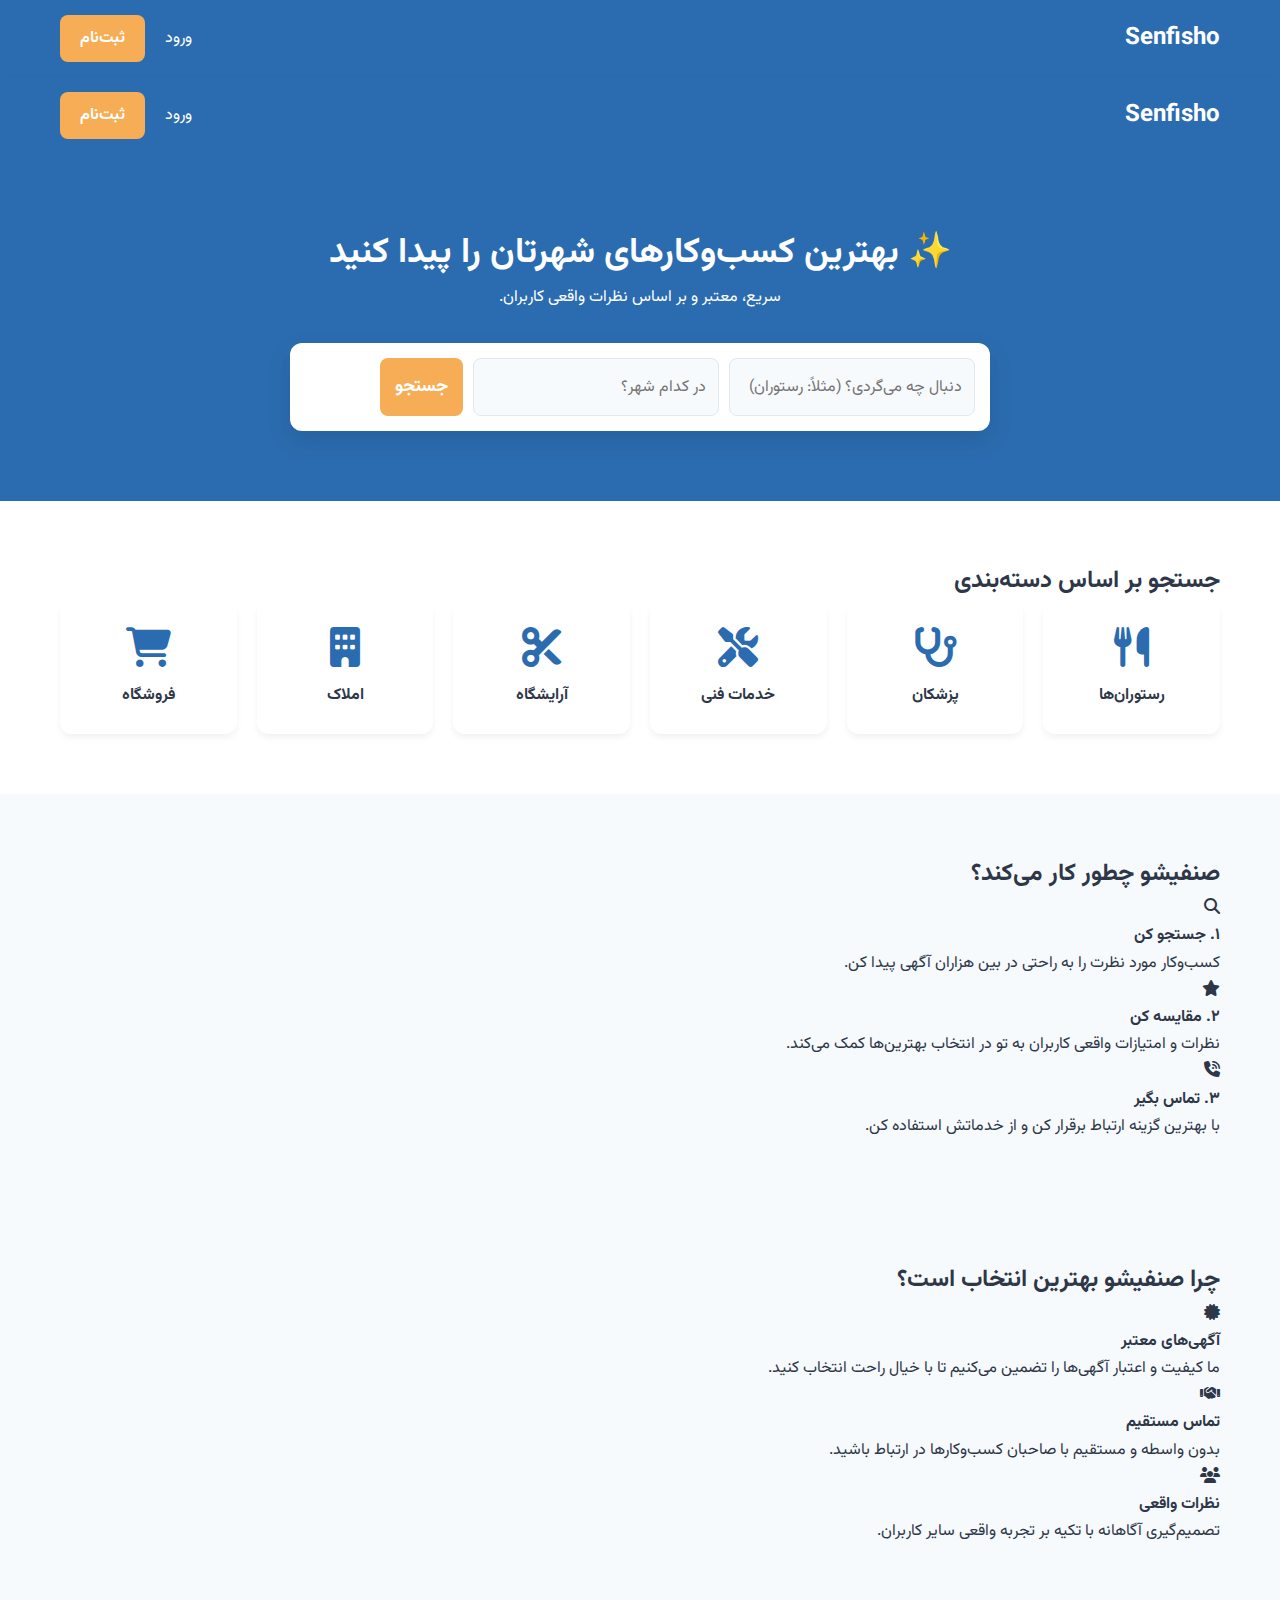
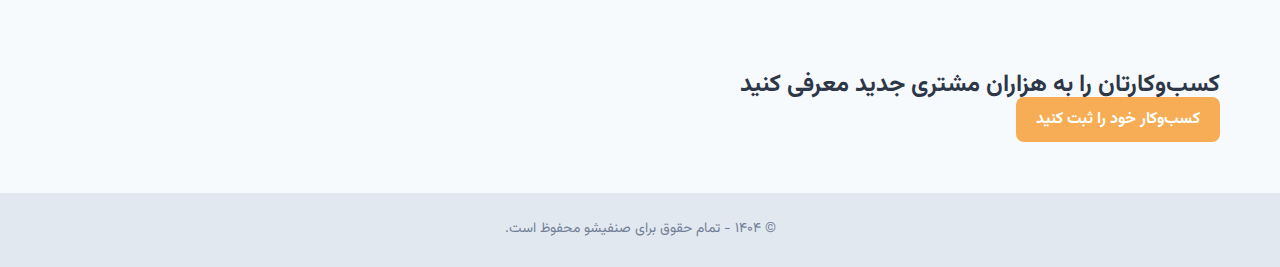
<file: index.html>
<!DOCTYPE html>
<html lang="fa" dir="rtl">
<head>
    <meta charset="UTF-8">
    <meta name="viewport" content="width=device-width, initial-scale=1.0">
    <title>صنفیشو - طرح اولیه</title>
    <link rel="stylesheet" href="style.css">
    <link rel="stylesheet" href="https://cdnjs.cloudflare.com/ajax/libs/font-awesome/6.5.1/css/all.min.css">
</head>
<body>

    <header class="main-header">
        <div class="container">
            <a href="index.html" class="logo">Senfisho</a>
            <nav class="main-nav">
                <a href="#" class="nav-link">ورود</a>
                <a href="#" class="nav-button">ثبت‌نام</a>
            </nav>
        </div>
    </header>
<header class="main-header">
    <div class="container">
        <a href="../index.html" class="logo">Senfisho</a>
        <nav class="main-nav">
            <a href="#" class="nav-link">ورود</a>
            <a href="#" class="nav-button">ثبت‌نام</a>
        </nav>
        <button class="hamburger-menu">
            <span></span>
            <span></span>
            <span></span>
        </button>
    </div>
</header>
    <main>
        <section class="hero-section">
            <div class="container">
                <h1><span role="img" aria-label="sparkles">✨</span> بهترین کسب‌وکارهای شهرتان را پیدا کنید</h1>
                <p>سریع، معتبر و بر اساس نظرات واقعی کاربران.</p>
                <div class="search-box">
                    <div class="search-field">
                        <input type="text" placeholder="دنبال چه می‌گردی؟ (مثلاً: رستوران)">
                    </div>
                    <div class="search-field">
                        <input type="text" placeholder="در کدام شهر؟">
                    </div>
                    <button class="search-button">جستجو</button>
                </div>
            </div>
        </section>

        <section class="categories-section">
            <div class="container">
                <h2>جستجو بر اساس دسته‌بندی</h2>
                <div class="category-grid">
                    <a href="ads/index.html" class="category-item"><i class="fa fa-utensils"></i><span>رستوران‌ها</span></a>
                    <a href="ads/index.html" class="category-item"><i class="fa fa-stethoscope"></i><span>پزشکان</span></a>
                    <a href="ads/index.html" class="category-item"><i class="fa fa-tools"></i><span>خدمات فنی</span></a>
                    <a href="ads/index.html" class="category-item"><i class="fa fa-cut"></i><span>آرایشگاه</span></a>
                    <a href="ads/index.html" class="category-item"><i class="fa fa-building"></i><span>املاک</span></a>
                    <a href="ads/index.html" class="category-item"><i class="fa fa-shopping-cart"></i><span>فروشگاه</span></a>
                </div>
            </div>
        </section>
        
        <section class="how-it-works-section">
            <div class="container">
                <h2>صنفیشو چطور کار می‌کند؟</h2>
                <div class="grid-3-col">
                    <div class="grid-item">
                        <i class="fa fa-search"></i>
                        <h4>۱. جستجو کن</h4>
                        <p>کسب‌وکار مورد نظرت را به راحتی در بین هزاران آگهی پیدا کن.</p>
                    </div>
                    <div class="grid-item">
                        <i class="fa fa-star"></i>
                        <h4>۲. مقایسه کن</h4>
                        <p>نظرات و امتیازات واقعی کاربران به تو در انتخاب بهترین‌ها کمک می‌کند.</p>
                    </div>
                    <div class="grid-item">
                        <i class="fa fa-phone-volume"></i>
                        <h4>۳. تماس بگیر</h4>
                        <p>با بهترین گزینه ارتباط برقرار کن و از خدماتش استفاده کن.</p>
                    </div>
                </div>
            </div>
        </section>

        <section class="value-props-section">
            <div class="container">
                <h2>چرا صنفیشو بهترین انتخاب است؟</h2>
                <div class="grid-3-col">
                    <div class="grid-item">
                        <i class="fa fa-certificate"></i>
                        <h4>آگهی‌های معتبر</h4>
                        <p>ما کیفیت و اعتبار آگهی‌ها را تضمین می‌کنیم تا با خیال راحت انتخاب کنید.</p>
                    </div>
                    <div class="grid-item">
                        <i class="fa fa-handshake"></i>
                        <h4>تماس مستقیم</h4>
                        <p>بدون واسطه و مستقیم با صاحبان کسب‌وکارها در ارتباط باشید.</p>
                    </div>
                    <div class="grid-item">
                        <i class="fa fa-users"></i>
                        <h4>نظرات واقعی</h4>
                        <p>تصمیم‌گیری آگاهانه با تکیه بر تجربه واقعی سایر کاربران.</p>
                    </div>
                </div>
            </div>
        </section>

        <section class="business-cta">
            <div class="container">
                <h2>کسب‌وکارتان را به هزاران مشتری جدید معرفی کنید</h2>
                <a href="#" class="nav-button">کسب‌وکار خود را ثبت کنید</a>
            </div>
        </section>
    </main>

    <footer class="main-footer">
        <div class="container">
            <p>&copy; ۱۴۰۴ - تمام حقوق برای صنفیشو محفوظ است.</p>
        </div>
    </footer>

</body>
</html>
</file>
<file: style.css>
/* --- Google Font (Vazirmatn) --- */
@import url('https://fonts.googleapis.com/css2?family=Vazirmatn:wght@400;500;700&display=swap');

/* --- General Styles & Variables --- */
:root {
    --primary-blue: #2B6CB0;
    --action-orange: #F6AD55;
    --dark-text: #2D3748;
    --light-gray: #E2E8F0;
    --white: #FFFFFF;
    --body-bg: #f7fafc;
}

* {
    margin: 0;
    padding: 0;
    box-sizing: border-box;
}

body {
    font-family: 'Vazirmatn', sans-serif;
    background-color: var(--body-bg);
    color: var(--dark-text);
    line-height: 1.7;
}

.container {
    max-width: 1200px;
    margin: 0 auto;
    padding: 0 20px;
}

section {
    padding: 60px 0;
}

h1, h2, h3 {
    font-weight: 700;
}

/* --- Header --- */
.main-header {
    background-color: var(--primary-blue);
    padding: 15px 0;
    color: var(--white);
    box-shadow: 0 2px 4px rgba(0,0,0,0.1);
}
.main-header .container { display: flex; justify-content: space-between; align-items: center; }
.logo { font-size: 24px; font-weight: bold; color: var(--white); text-decoration: none; }
.main-nav { display: flex; align-items: center; gap: 20px; }
.nav-link { color: var(--white); text-decoration: none; font-size: 16px; }
.nav-button { background-color: var(--action-orange); color: var(--white); text-decoration: none; padding: 10px 20px; border-radius: 8px; font-size: 16px; font-weight: bold; }

/* --- Homepage Specific Sections --- */
.hero-section { background-color: var(--primary-blue); color: var(--white); text-align: center; padding: 70px 20px; }
.hero-section h1 { font-size: 2.2rem; }
.hero-section .search-box { background: var(--white); border-radius: 12px; padding: 15px; max-width: 700px; margin: 2rem auto 0 auto; box-shadow: 0 10px 25px rgba(0, 0, 0, 0.1); display: flex; flex-direction: column; gap: 10px; }
.hero-section .search-field { display: flex; align-items: center; border: 1px solid var(--light-gray); border-radius: 8px; padding: 12px; background: #f7fafc; }
.hero-section .search-field input { border: none; outline: none; width: 100%; font-size: 16px; font-family: 'Vazirmatn', sans-serif; background: none; text-align: right; }
.hero-section .search-button { background-color: var(--action-orange); color: var(--white); border: none; padding: 15px; border-radius: 8px; font-size: 18px; font-weight: bold; cursor: pointer; font-family: 'Vazirmatn', sans-serif; }

.categories-section { background-color: var(--white); }
.category-grid { display: grid; grid-template-columns: repeat(auto-fit, minmax(120px, 1fr)); gap: 20px; text-align: center; }
.category-item { background: var(--white); padding: 25px 15px; border-radius: 12px; box-shadow: 0 4px 6px rgba(0,0,0,0.05); cursor: pointer; text-decoration: none; color: inherit; }
.category-item i { font-size: 2.5rem; color: var(--primary-blue); margin-bottom: 15px; }
.category-item span { display: block; font-weight: bold; font-size: 1rem; }

/* --- Ad Listing Page (ads/index.html) --- */
.listing-page { background-color: var(--white); }
.page-header { text-align: center; margin-bottom: 40px; }
.page-header h1 { font-size: 2rem; }
.page-header .search-term { color: var(--primary-blue); }
.page-header p { color: #718096; }

.filter-bar { display: flex; justify-content: center; gap: 10px; margin-bottom: 40px; }
.filter-btn { background: none; border: 1px solid var(--light-gray); padding: 8px 16px; border-radius: 20px; font-family: 'Vazirmatn', sans-serif; font-size: 0.9rem; cursor: pointer; }
.filter-btn.active { background-color: var(--primary-blue); color: var(--white); border-color: var(--primary-blue); }

.ad-list { display: grid; grid-template-columns: repeat(auto-fit, minmax(300px, 1fr)); gap: 30px; }
.ad-card { background: var(--white); border-radius: 12px; box-shadow: 0 4px 15px rgba(0,0,0,0.08); overflow: hidden; text-decoration: none; color: var(--dark-text); display: flex; flex-direction: column; }
.ad-card img { width: 100%; height: 180px; object-fit: cover; }
.ad-card-content { padding: 20px; display: flex; flex-direction: column; flex-grow: 1; }
.ad-card h3 { font-size: 1.3rem; margin-bottom: 5px; }
.category-tag { background-color: var(--light-gray); color: #718096; font-size: 0.8rem; padding: 2px 8px; border-radius: 12px; display: inline-block; margin-bottom: 10px; }
.rating { display: flex; align-items: center; gap: 8px; margin-bottom: 10px; font-size: 0.9rem; }
.stars { color: var(--action-orange); }
.address { color: #718096; font-size: 0.9rem; margin-top: auto; }
.address i { margin-left: 5px; }

.pagination { display: flex; justify-content: center; gap: 10px; margin-top: 60px; }
.page-link { padding: 8px 14px; border: 1px solid var(--light-gray); border-radius: 8px; text-decoration: none; color: var(--primary-blue); }
.page-link.active { background-color: var(--primary-blue); color: var(--white); }
.page-link.disabled { color: #a0aec0; pointer-events: none; }


/* --- Footer --- */
.main-footer { background-color: #E2E8F0; text-align: center; padding: 25px 0; font-size: 14px; color: #718096; }


/* --- Responsive for Desktop --- */
@media (min-width: 768px) {
    .hero-section .search-box { flex-direction: row; }
    .ad-list { grid-template-columns: repeat(2, 1fr); }
}
@media (min-width: 1024px) {
    .ad-list { grid-template-columns: repeat(3, 1fr); }
}

/* --- Hamburger Menu --- */
.hamburger-menu {
    display: none; /* Hidden on desktop */
    flex-direction: column;
    justify-content: space-around;
    width: 2rem;
    height: 2rem;
    background: transparent;
    border: none;
    cursor: pointer;
    padding: 0;
}

.hamburger-menu span {
    width: 2rem;
    height: 0.25rem;
    background: var(--white);
    border-radius: 10px;
    transition: all 0.3s linear;
}

/* --- Responsive for Mobile Menu --- */
@media (max-width: 768px) {
    .main-nav {
        display: none; /* Hide standard nav on mobile */
    }
    .hamburger-menu {
        display: flex; /* Show hamburger on mobile */
    }
}
</file>
